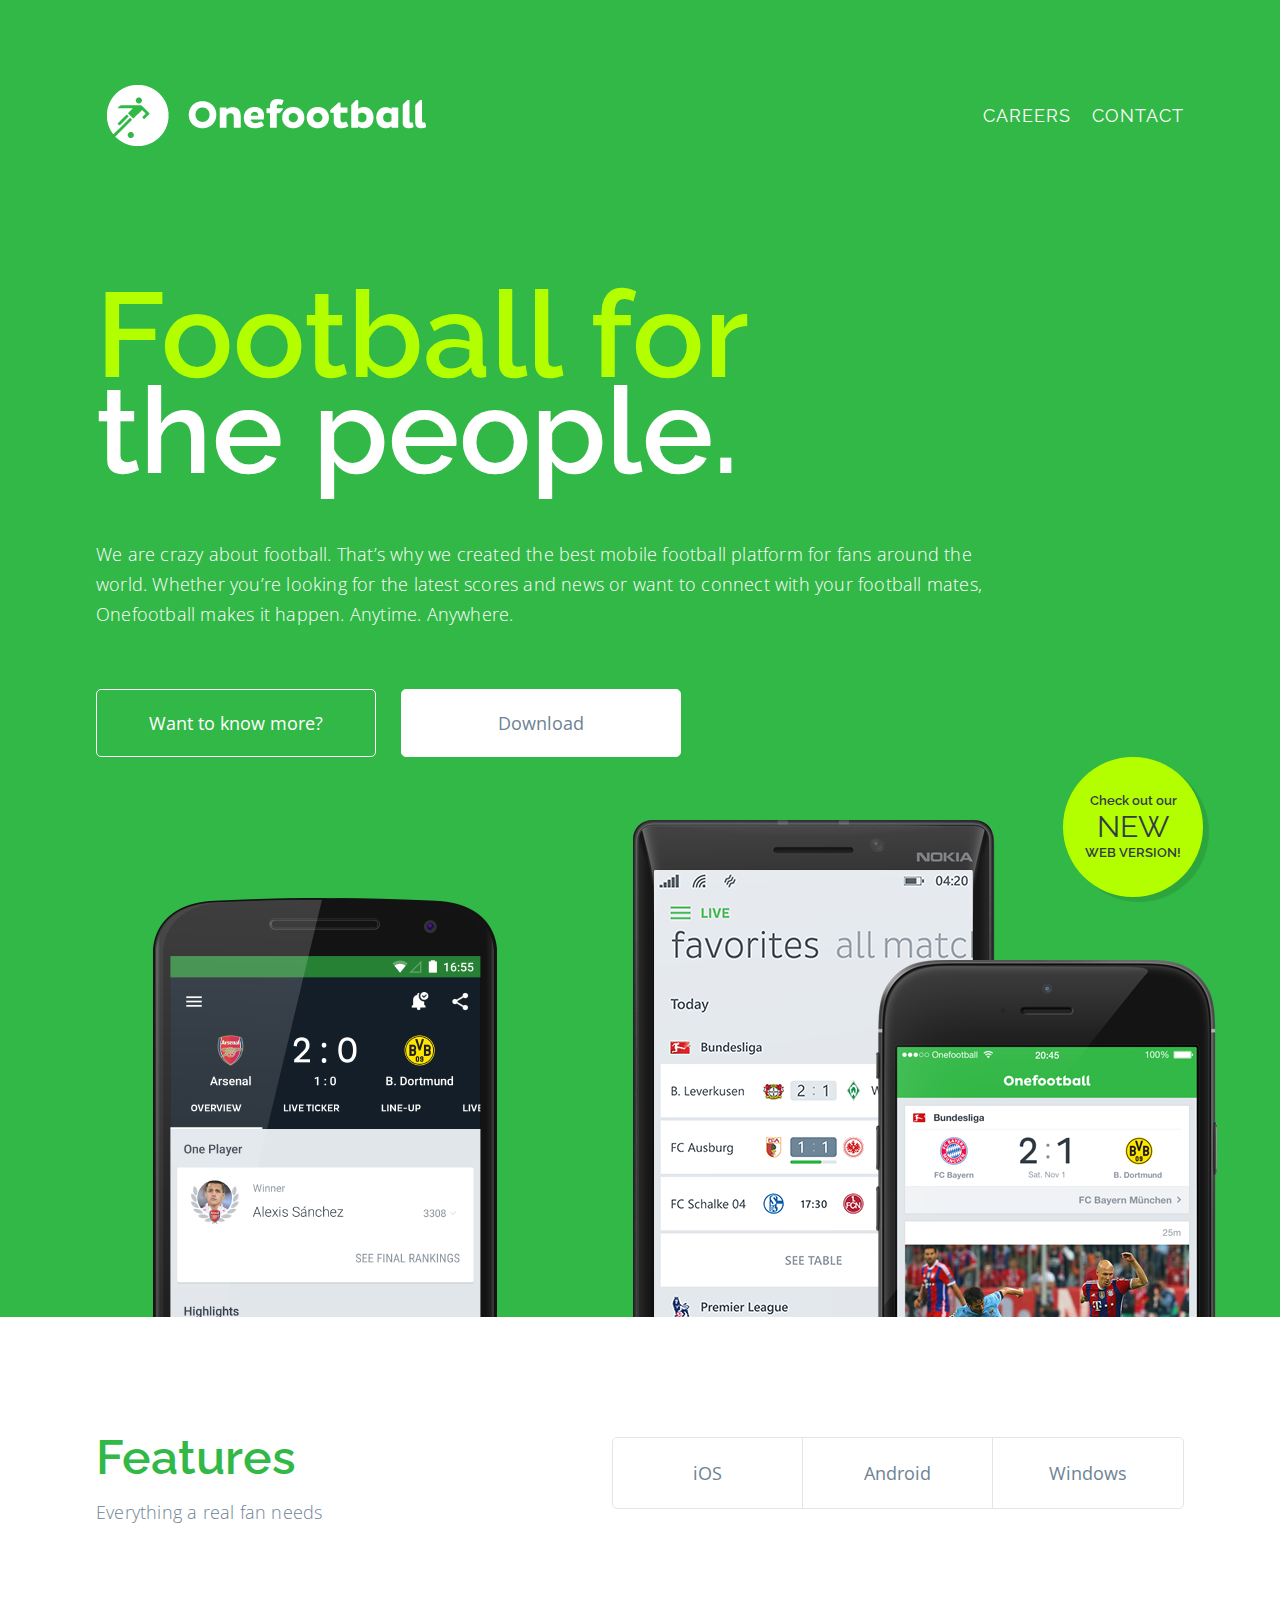
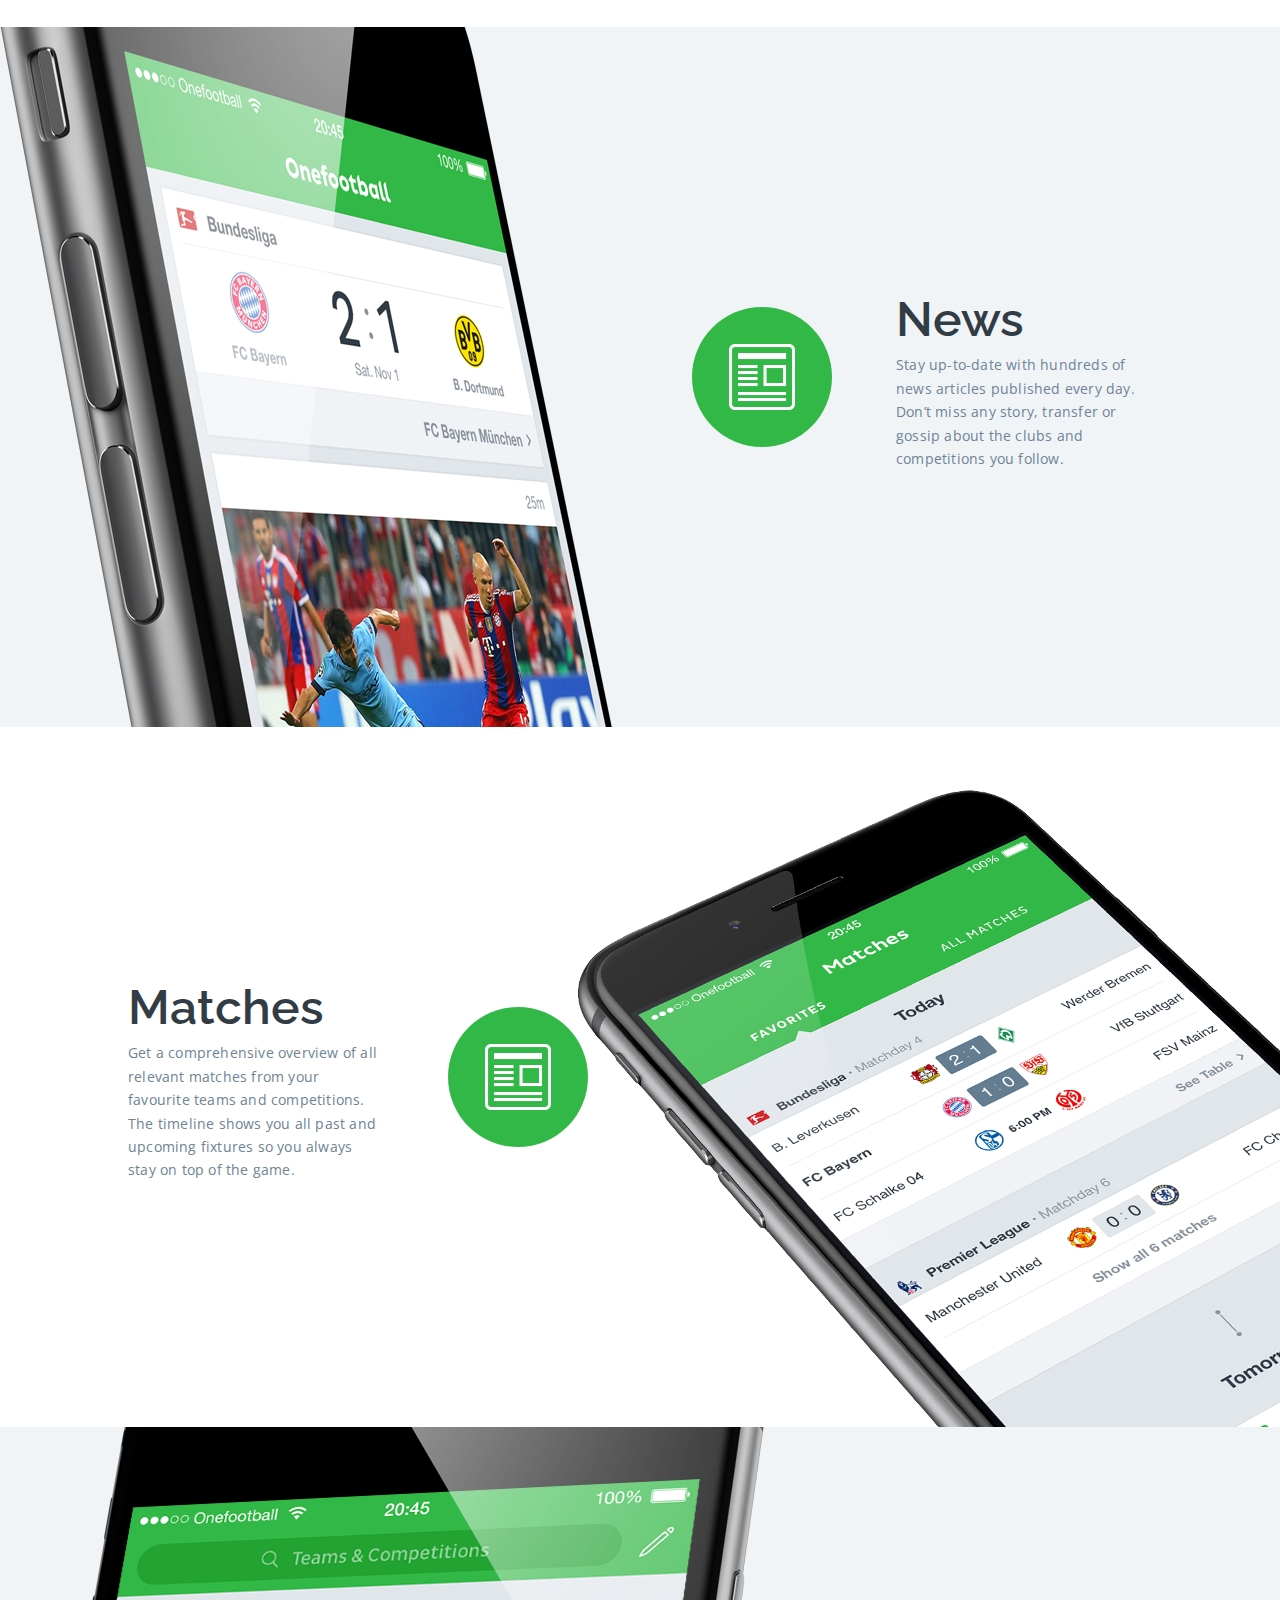
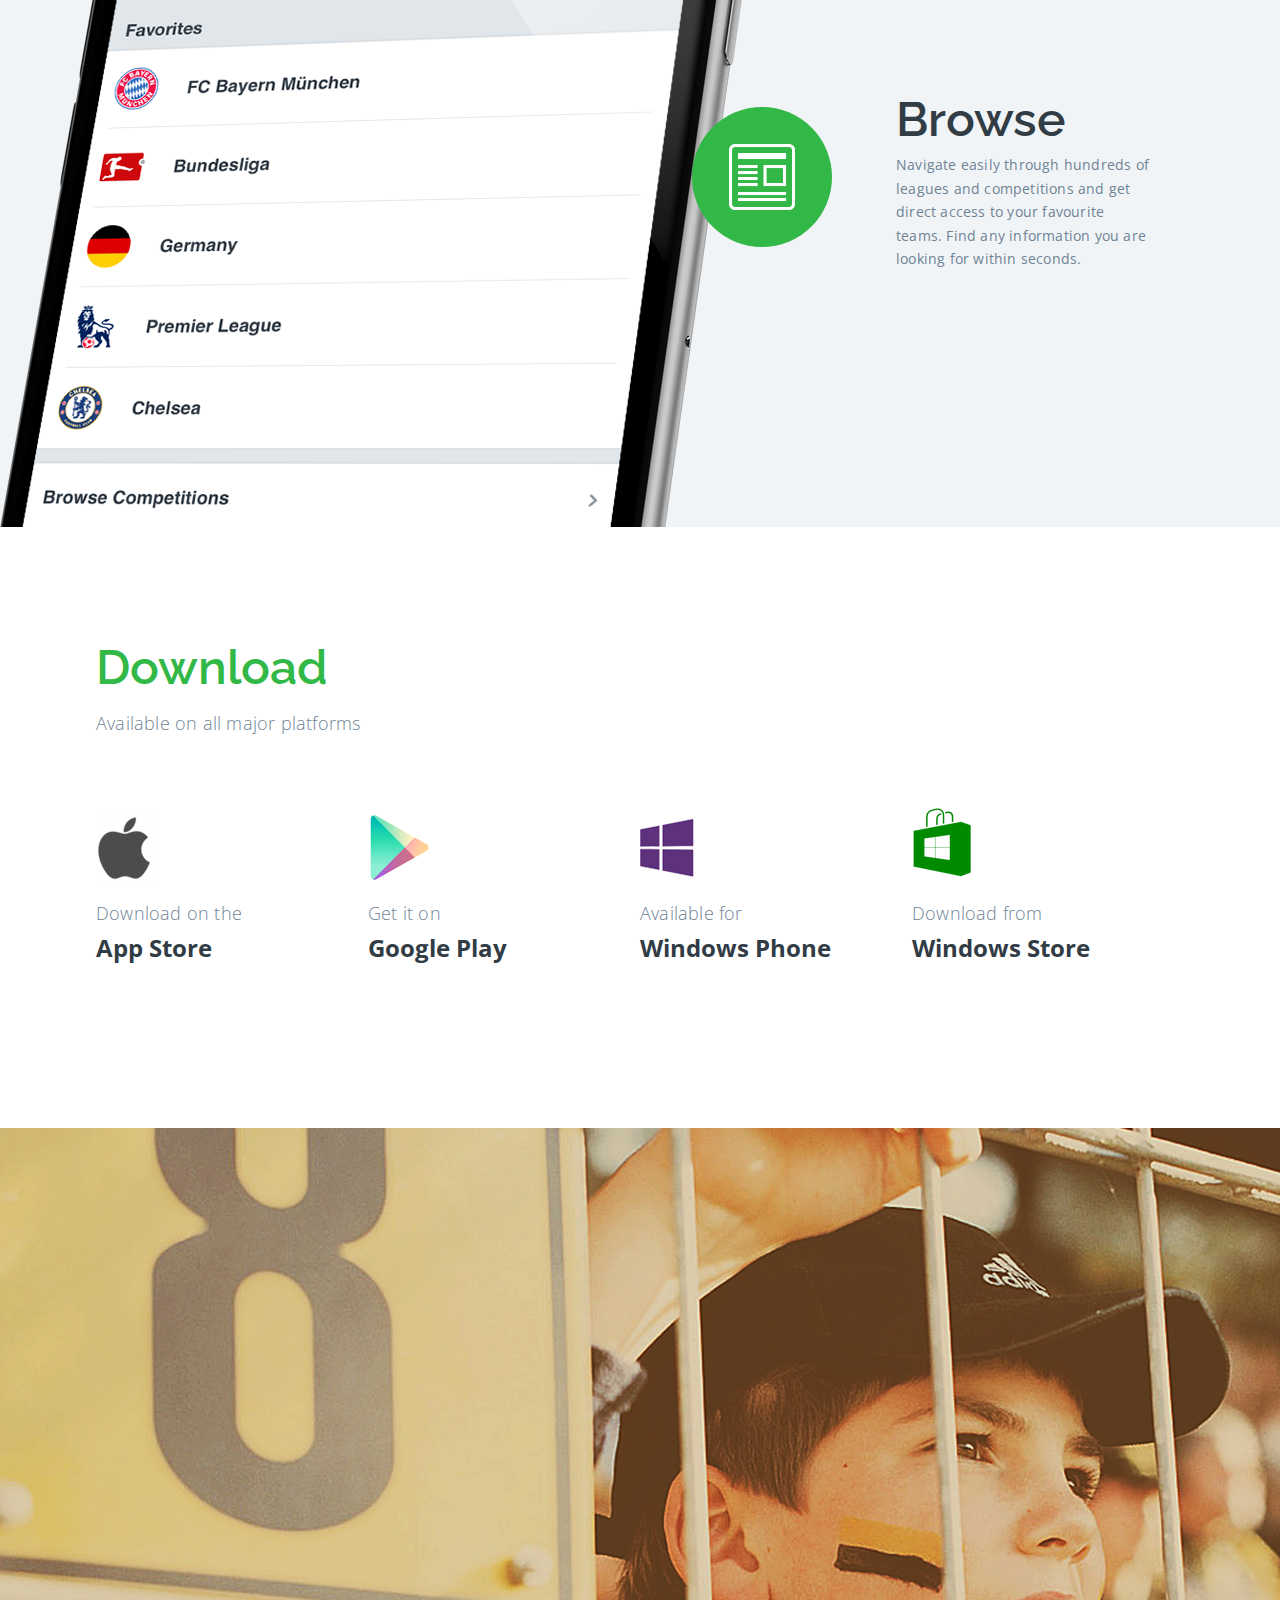
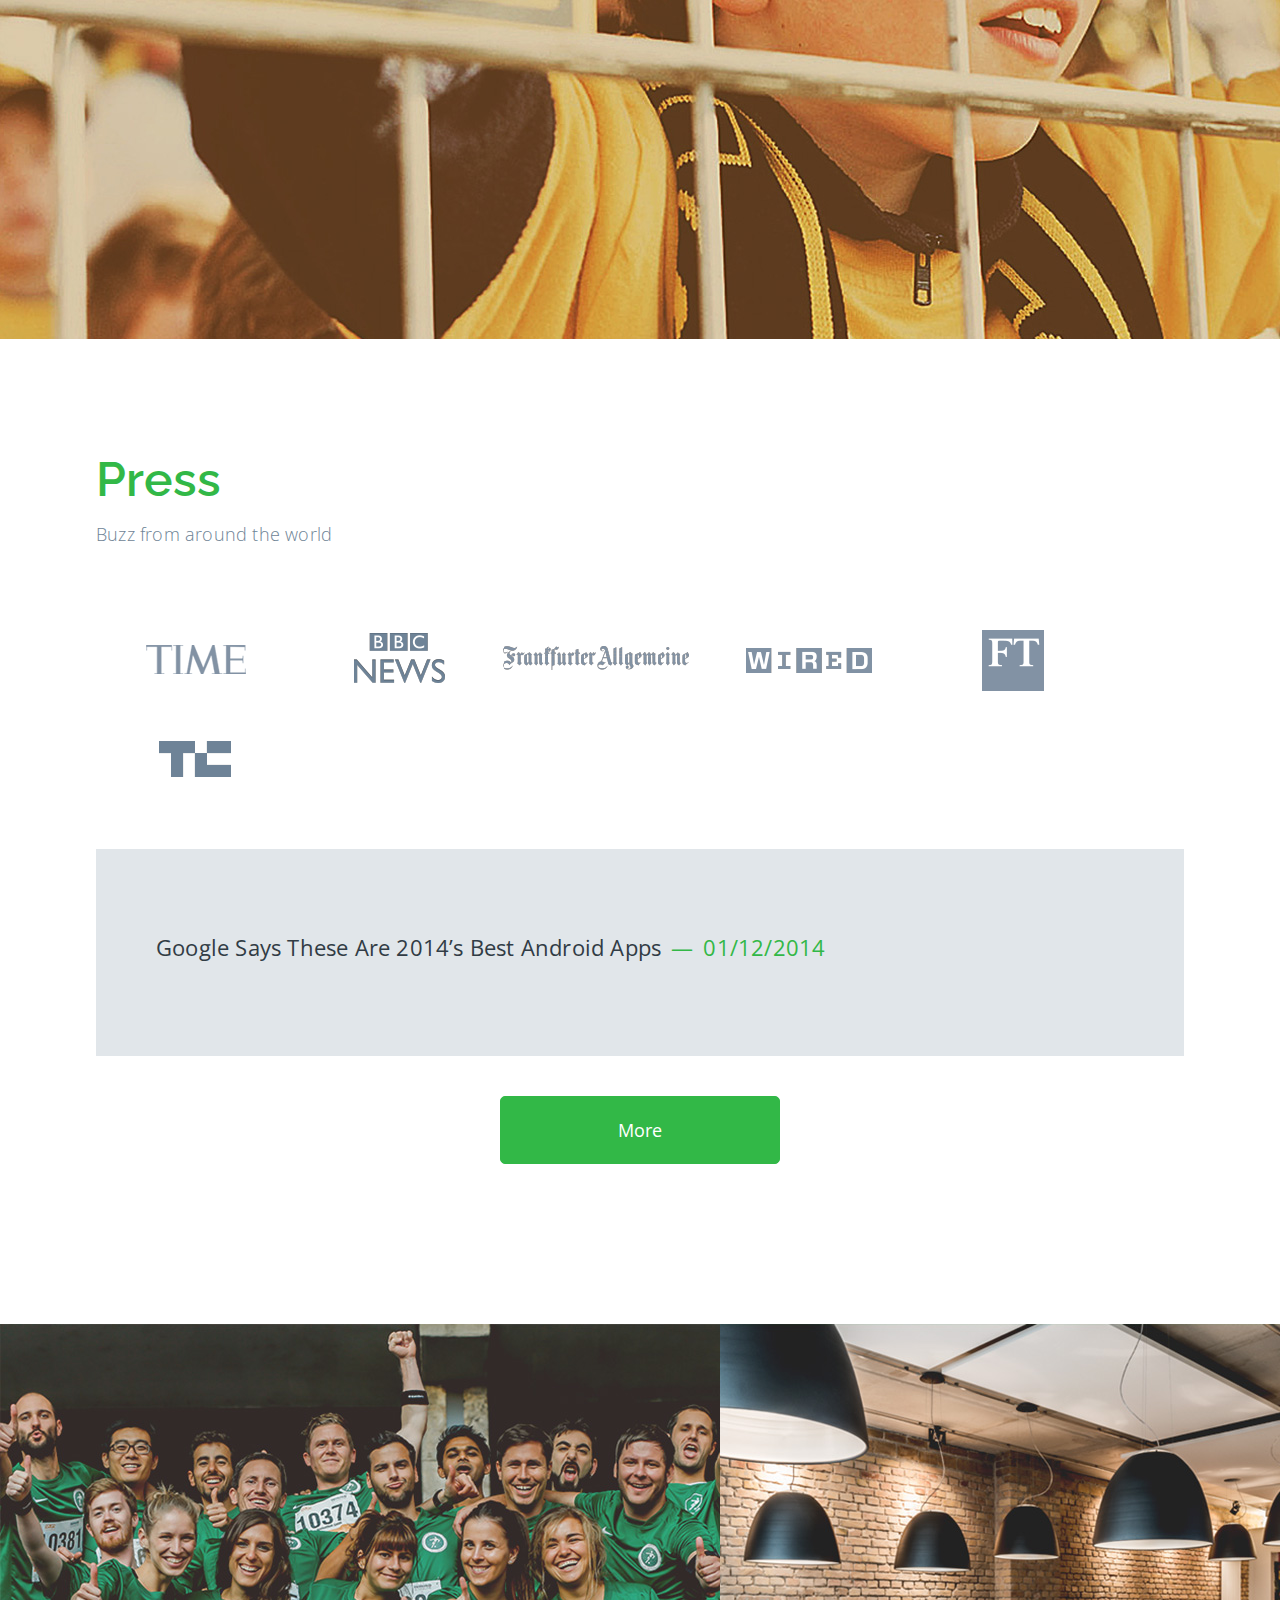
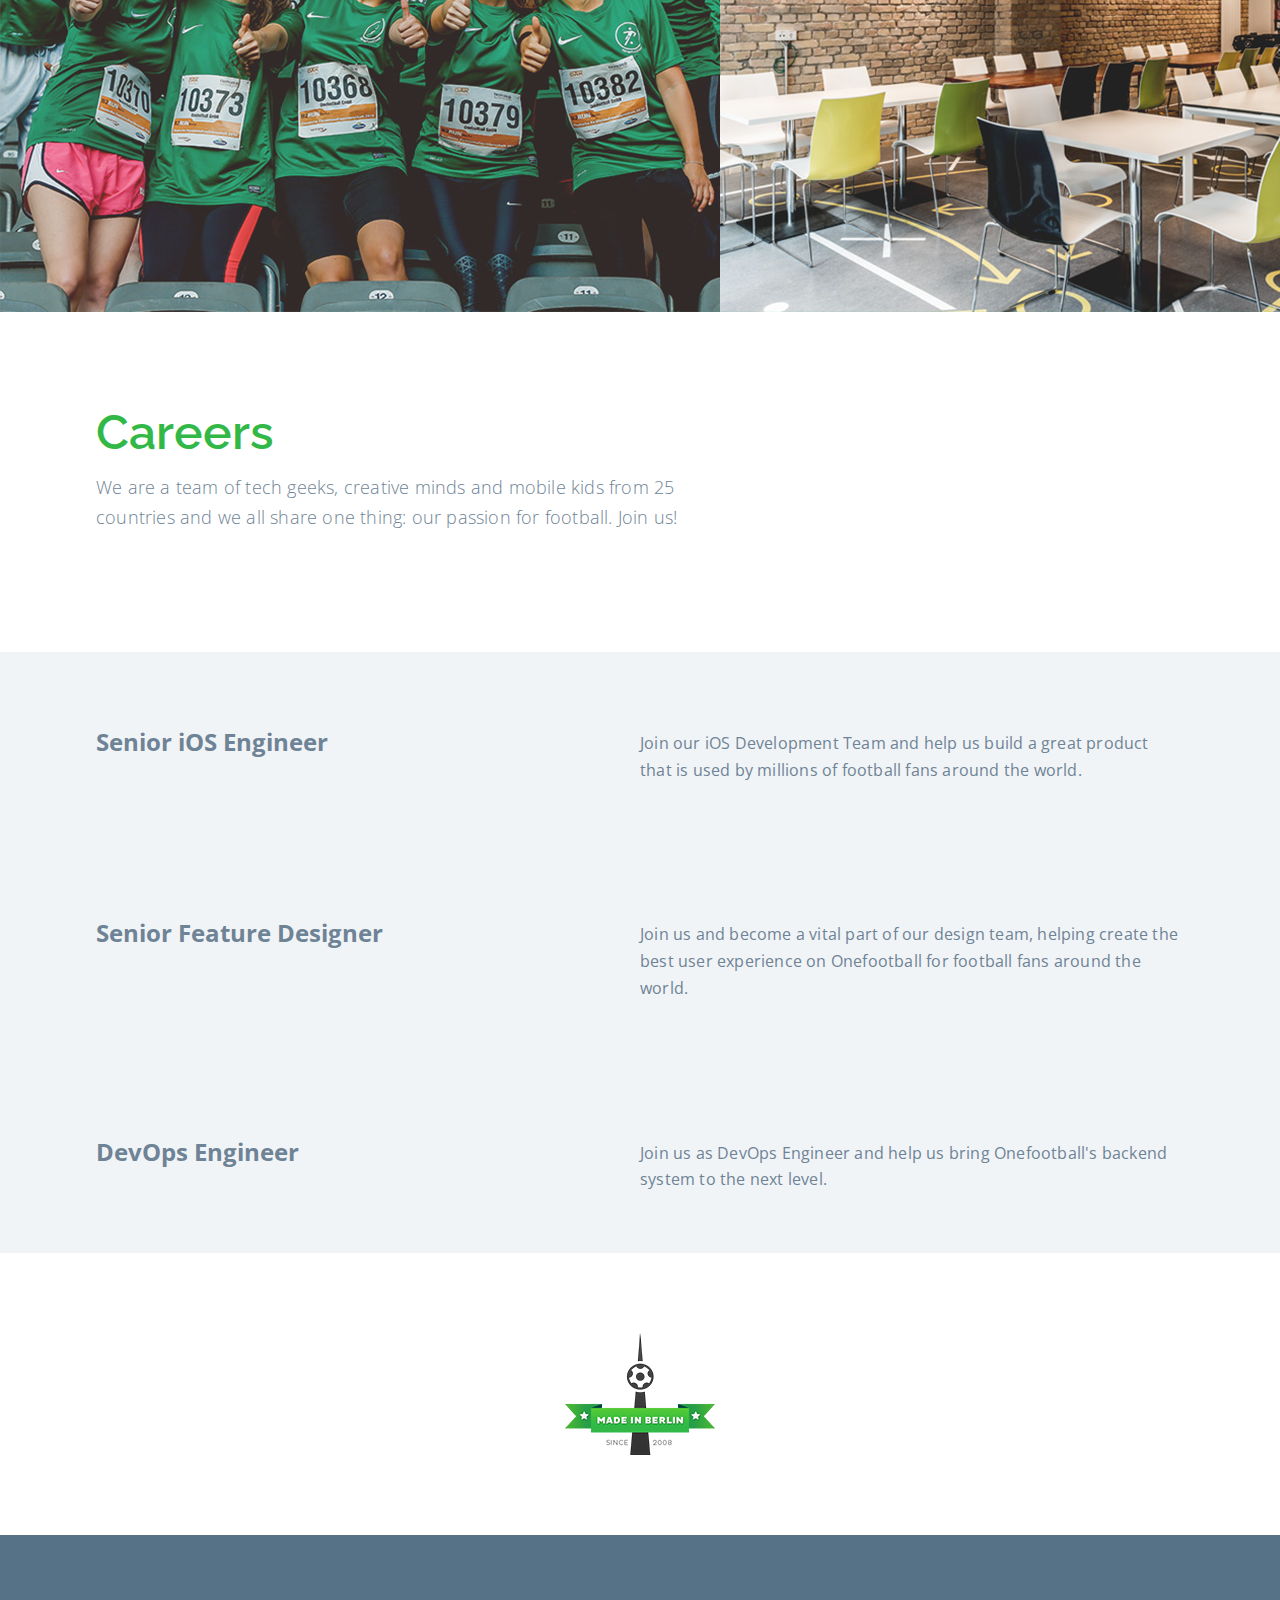
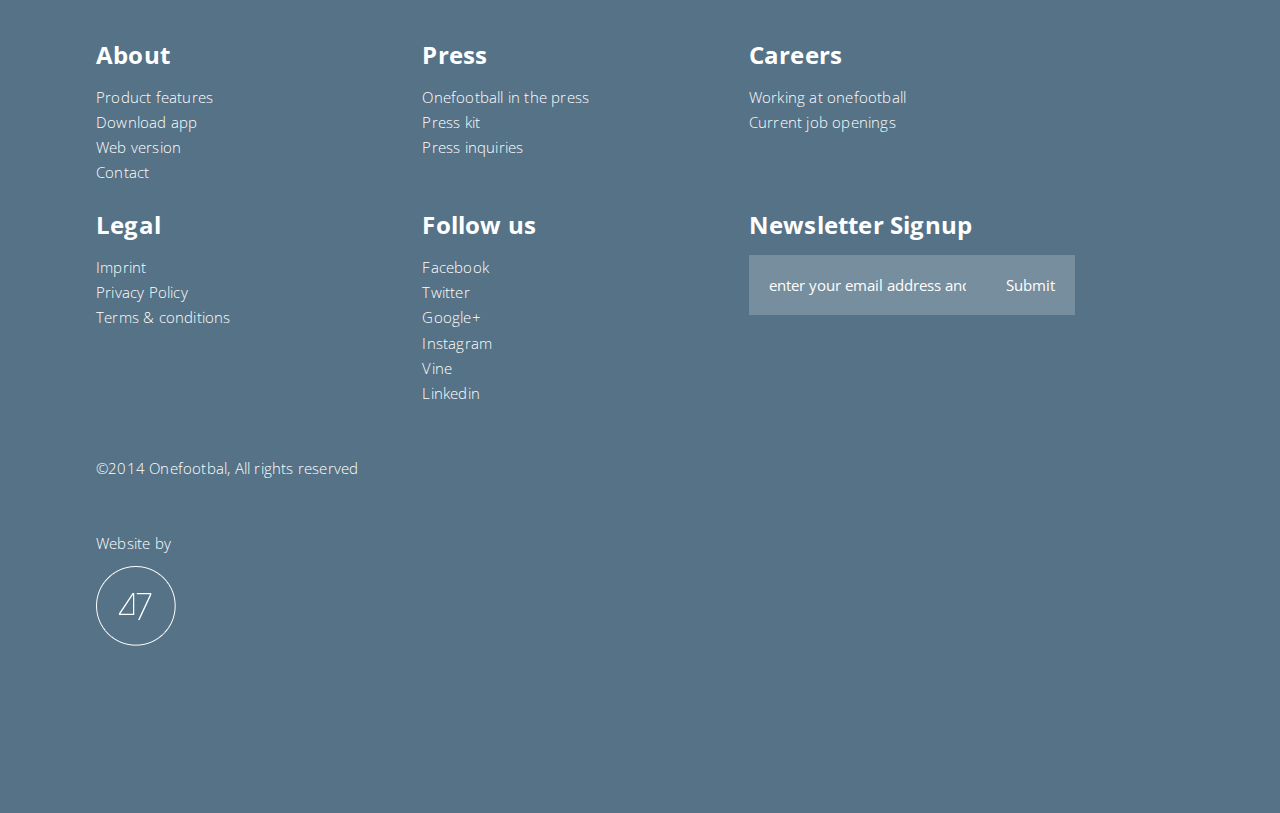
<file: index.html>
<!DOCTYPE html>
<html lang="en">
<head>
	<meta charset="UTF-8">
	<link rel="stylesheet" href="styles/styles.css">
	<title>OneFootball</title>
</head>
<body>

	<div class="wrapper" id="home">

<!--
=================================
Header
=================================
-->
		<header class="header hero">
			
			<div class="container">

				<nav class="main-nav clearfix">
					
					<a href="#home" class="logo" title="Home">
						<img src="images/logo.png" alt="One Football Logo">
					</a>

					<ul class="menu">
						<!-- <li><a href="#">Press</a></li> -->
						<li><a href="careers.html">Careers</a></li>
						<li><a href="contact.html">Contact</a></li>
					</ul>

				</nav>
				<!-- main-nav -->
				
				<h1 class="site-title"><em>Football for</em> the people.</h1>

				<p class="tagline">We are crazy about football. That’s why we created the best mobile football platform for fans around the world. Whether you’re looking for the latest scores and news or want to connect with your football mates, Onefootball makes it happen. Anytime. Anywhere.</p>

				<a href="#" class="btn btn-secondary">Want to know more?</a>
				<a href="#" class="btn btn-cta" download>Download</a>
				
				<div class="badge">
					<a href="#">
						<span class="line-1">Check out our</span>
						<span class="line-2">new</span>
						<span class="line-3">web version!</span>
					</a>
				</div>

			</div><!-- End .container -->
		</header><!-- End .header -->
		
<!--
=================================
Features
=================================
-->
		<section class="features">
			
			<div class="container clearfix">
									
				<header class="col-30">
					<h2 class="section-header">Features</h2>
					<p>Everything a real fan needs</p>
				</header>

				<div class="col-70">
					<ul class="tabbed-nav platforms">
						<li><a class="tab-btn ios" href="#">iOS</a></li>
						<li><a class="tab-btn android" href="#">Android</a></li>
						<li><a class="tab-btn windows" href="#">Windows</a></li>
					</ul>
				</div>
				
			</div><!-- End .container -->

		
			<div class="feature news clearfix">
				<div class="featured-icon">
					<div class="icon news-icon"></div>
				</div>
				<div class="feature-blurb col-20">
					<h2>News</h2>
					<p>Stay up-to-date with hundreds of news articles published every day. Don’t miss any story, transfer or gossip about the clubs and competitions you follow.</p>
				</div>
			</div><!-- End .news -->

			<div class="feature matches clearfix">
				<div class="featured-icon">
					<div class="icon matches-icon"></div>
				</div>
				<div class="feature-blurb col-20">
					<h2>Matches</h2>
					<p>Get a comprehensive overview of all relevant matches from your favourite teams and competitions. The timeline shows you all past and upcoming fixtures so you always stay on top of the game.</p>
				</div>
			</div><!-- End .matches -->

			<div class="feature browse clearfix">
				<div class="featured-icon">
					<div class="icon browse-icon"></div>
				</div>
				<div class="feature-blurb col-20">
					<h2>Browse</h2>
					<p>Navigate easily through hundreds of leagues and competitions and get direct access to your favourite teams. Find any information you are looking for within seconds.</p>
				</div>
			</div><!-- End .browse -->
		
		</section><!-- End .features section -->


<!--
=================================
Download
=================================
-->
		<section class="download">
			<div class="container">
				
				<header>
					<h2 class="section-header">Download</h2>
					<p>Available on all major platforms</p>
				</header>

				<ul class="download-links clearfix">
					<li>
						<a class="apple" href="#" title="App store">
							<p>Download on the</p>
							<h4>App Store</h4>
						</a>
					</li>
					<li>
						<a class="google" href="#" title="Google Play">
							<p>Get it on</p>
							<h4>Google Play</h4>
						</a>
					</li>
					<li>
						<a class="windows-phone" href="#" title="Windows Phone">
							<p>Available for</p>
							<h4>Windows Phone</h4>
						</a>
					</li>
					<li>
						<a class="windows-store" href="#" title="Windows Store">
							<p>Download from</p>
							<h4>Windows Store</h4>
						</a>
					</li>
				</ul> <!-- End ul.download-links -->
			
			</div><!-- End .container -->
		</section><!-- End .download section -->
		
<!--
=================================
Media
=================================
-->
		<section class="media">
			<img src="images/back-image-01.jpg" height="811" width="1440" alt="kid face">
		</section><!-- End .media -->

<!--
=================================
Press
=================================
-->
		<section class="press">
			<div class="container">
				<header>
					<h2 class="section-header">Press</h2>
					<p>Buzz from around the world</p>
				</header>

				<div class="press-logo-block clearfix">
					<div class="press-logo pl-1"></div>
					<div class="press-logo pl-2"></div>
					<div class="press-logo pl-3"></div>
					<div class="press-logo pl-4"></div>
					<div class="press-logo pl-5"></div>
					<div class="press-logo pl-6"></div>
				</div>

<!--*********************************************** 
Trying to reveal the quotes when I hover the icons.
It doesn't work. I think I need JS.
***************************************************-->
				<blockquote class="press-quote-block">
					<!-- Is this a good application of the time element? -->
					<p class="press-quote pq-1">Google Says These Are 2014’s Best Android Apps<time datetime="2014-12-01">01/12/2014</time></p>
					<p class="press-quote pq-2">World Cup 2014 to be most hi-tech football event ever<time datetime="2014-06-09">09/06/2014</time></p>
					<p class="press-quote pq-3">Die erfolgreichste WM-App kommt aus Berlin<time datetime="2014-06-16">09/06/2014</time></p>
					<p class="press-quote pq-4">Europe's hottest startup capitals: Berlin<time datetime="2013-10-01">01/10/2013</time></p>
					<p class="press-quote pq-5">Berlin’s start-ups want to go back to the future<time datetime="2014-01-02">02/01/2014</time></p>
					<p class="press-quote pq-6">The Football App Scores $7M Led By Union Square Ventures As It Preps For World Cup 2014<time datetime="2013-10-24">24/10/2013</time></p>
				</blockquote>

				<a href="#" class="btn btn-main">More</a>
			</div><!-- End .container -->
		</section><!-- End .press section -->

		<section class="media">
			<img src="images/back-image-02.jpg" height="588" width="1440" alt="people">
		</section><!-- End .media -->

<!--
=================================
careers
=================================
-->
		<section class="careers">
			<div class="container">
				
				<header>
					<h2 class="section-header">Careers</h2>
					<p>We are a team of tech geeks, creative minds and mobile kids from 25 countries and we all share one thing: our passion for football. <a href="#">Join us!</a></p>
				</header>


			</div><!-- End .container -->
		
		</section><!-- End .careers section -->
				
		<a href="#" class="job clearfix">
			<div class="col-50">
				<h4 class="job-title">Senior iOS Engineer</h4>
			</div>
			<div class="col-50">
				<p class="job-description">Join our iOS Development Team and help us build a great product that is used by millions of football fans around the world.</p>
<!--******************************************************** 
Can't figure out the positioning of the arrow for this span.
************************************************************-->
				<span class="job-learn">Learn more</span>
			</div>
		</a>
		
		<a href="#" class="job clearfix">
			<div class="col-50">
				<h4 class="job-title">Senior Feature Designer</h4>
			</div>
			<div class="col-50">
				<p class="job-description">Join us and become a vital part of our design team, helping create the best user experience on Onefootball for football fans around the world.</p>
<!--******************************************************** 
Can't figure out the positioning of the arrow for this span.
************************************************************-->
				<span class="job-learn">Learn more</span>
			</div>
		</a>

		<a href="#" class="job clearfix">
			<div class="col-50">
				<h4 class="job-title">DevOps Engineer</h4>
			</div>
			<div class="col-50">
				<p class="job-description">Join us as DevOps Engineer and help us bring Onefootball's backend system to the next level.</p>
<!--******************************************************** 
Can't figure out the positioning of the arrow for this span.
************************************************************-->
				<span class="job-learn">Learn more</span>
			</div>
		</a>

<!--
=================================
Media
=================================
-->
		<section class="media made-by"><img src="images/made-in.png" alt="made in berlin"></section><!-- End .media -->

<!--
=================================
Footer
=================================
-->
		<footer class="footer">
			<div class="container">
				
				<div class="footer-group fg-1 clearfix">
					
					<div class="footer-item col-30">
						
						<h4>About</h4>
						<ul>
							<li><a href="#">Product features</a></li>
							<li><a href="#">Download app</a></li>
							<li><a href="#">Web version</a></li>
							<li><a href="#">Contact</a></li>
						</ul>

					</div><!-- End .footer-item -->
					
					<div class="footer-item col-30">
						
						<h4>Press</h4>
						<ul>
							<li><a href="#">Onefootball in the press</a></li>
							<li><a href="#">Press kit</a></li>
							<li><a href="#">Press inquiries</a></li>
						</ul>

					</div><!-- End .footer-item -->

					<div class="footer-item col-30">
						
						<h4>Careers</h4>
						<ul>
							<li><a href="#">Working at onefootball</a></li>
							<li><a href="#">Current job openings</a></li>
						</ul>

					</div><!-- End .footer-item -->
					
				</div><!-- End .footer-group fg-1 -->

				<div class="footer-group fg-2 clearfix">
					
					<div class="footer-item col-30">
						
						<h4>Legal</h4>
						<ul>
							<li><a href="#">Imprint</a></li>
							<li><a href="#">Privacy Policy</a></li>
							<li><a href="#">Terms & conditions</a></li>
						</ul>

					</div><!-- End .footer-item -->

					<div class="footer-item col-30">
						
						<h4>Follow us</h4>
						<ul>
							<li><a href="#">Facebook</a></li>
							<li><a href="#">Twitter</a></li>
							<li><a href="#">Google+</a></li>
							<li><a href="#">Instagram</a></li>
							<li><a href="#">Vine</a></li>
							<li><a href="#">Linkedin</a></li>
						</ul>

					</div><!-- End .footer-item -->

					<div class="footer-item col-30">
						
						<h4>Newsletter Signup</h4>
						<form action="action_page.php">
						  <input type="email" name="email" placeholder="enter your email address and hit enter">
<!--*********************************************** 
Can't figure out the styling of the submit
***************************************************-->
						  <input type="submit">
						</form>

					</div><!-- End .footer-item -->

				</div> <!-- End .footer-group .fg-2 -->

				<div class="footer-group fg-3">
					
					<div class="footer-item">
						<p class="copyright">©2014 Onefootbal, All rights reserved</p>
						
						<div class="credit">
							<p>Website by</p>
							<img src="images/by.png" alt="47">						
						</div>
						
					</div><!-- End .footer-item -->
				</div><!-- End .footer-group .fg-3 -->


			</div> <!-- End .container -->


		</footer><!-- End .footer -->

	</div><!-- End .wrapper -->
<script src="https://ajax.googleapis.com/ajax/libs/jquery/1.10.2/jquery.min.js"></script>
<script src="js/main.js"></script>
</body>
</html>
</file>
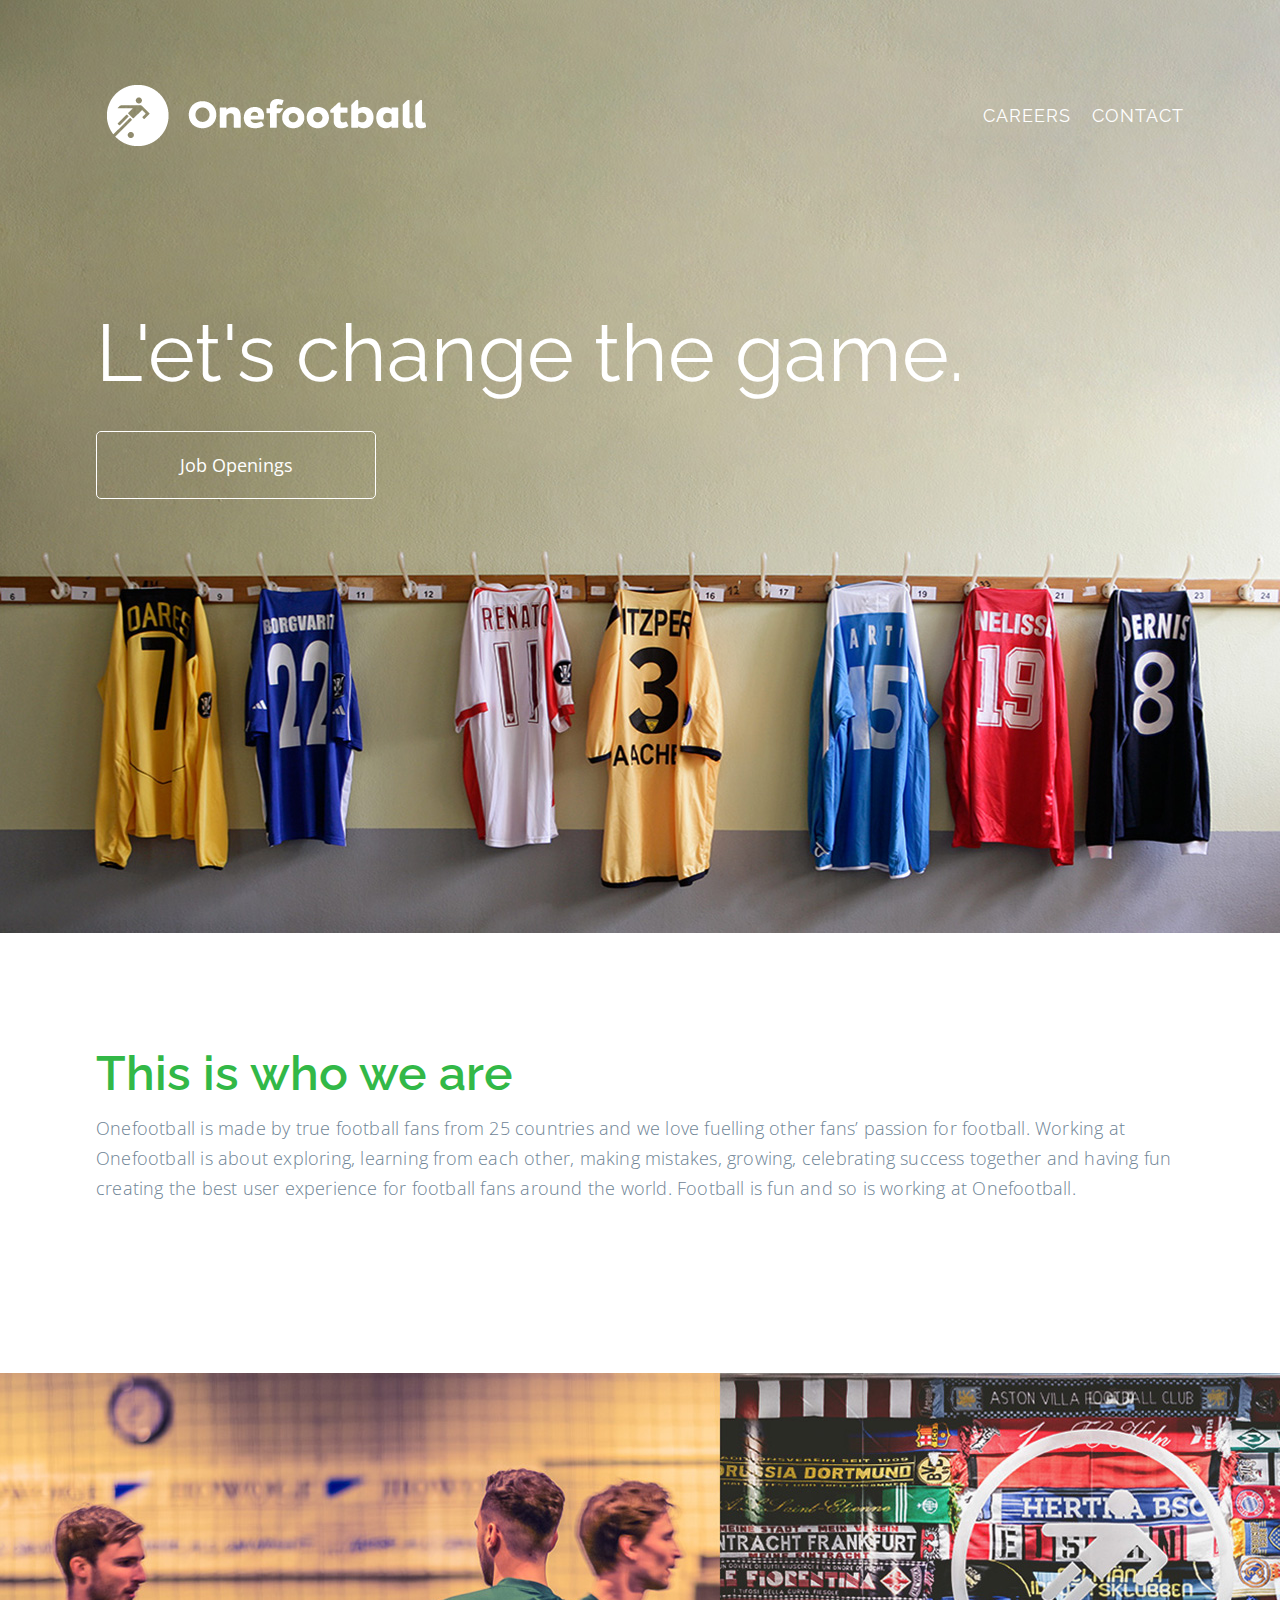
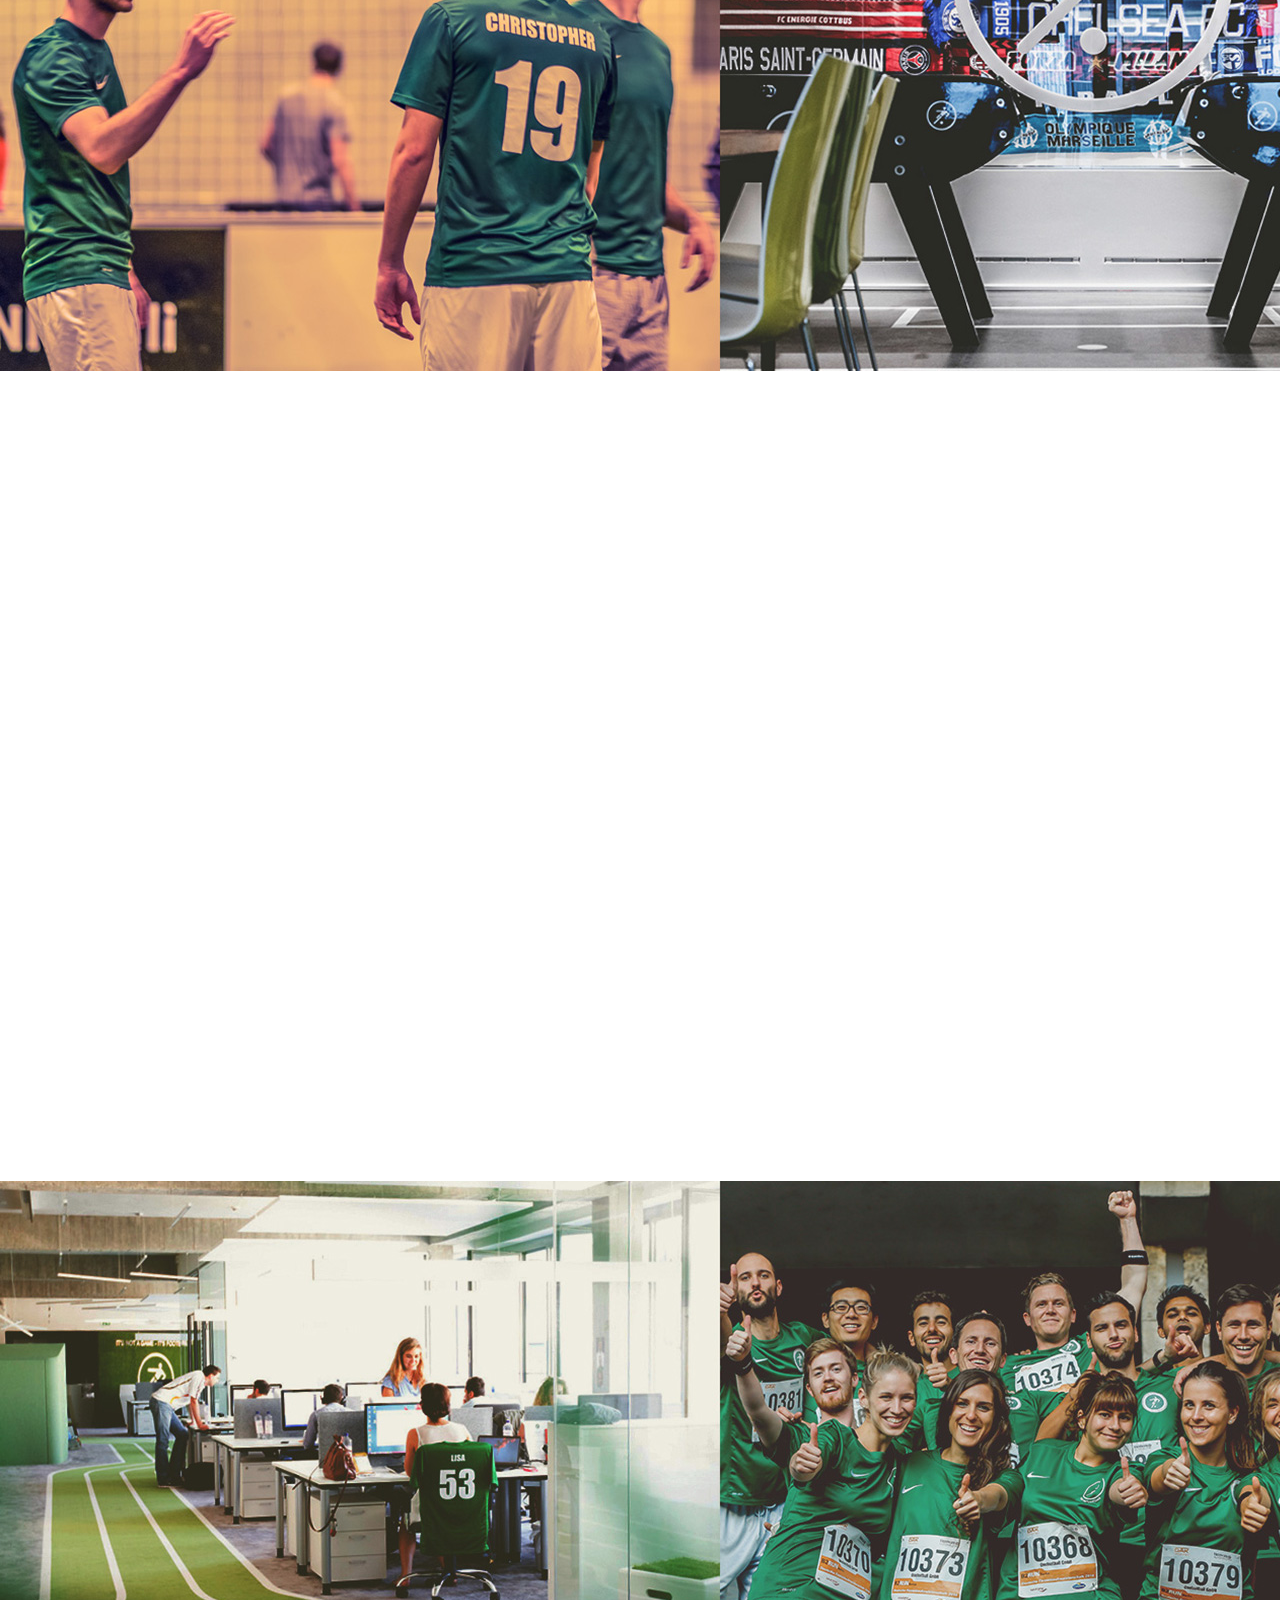
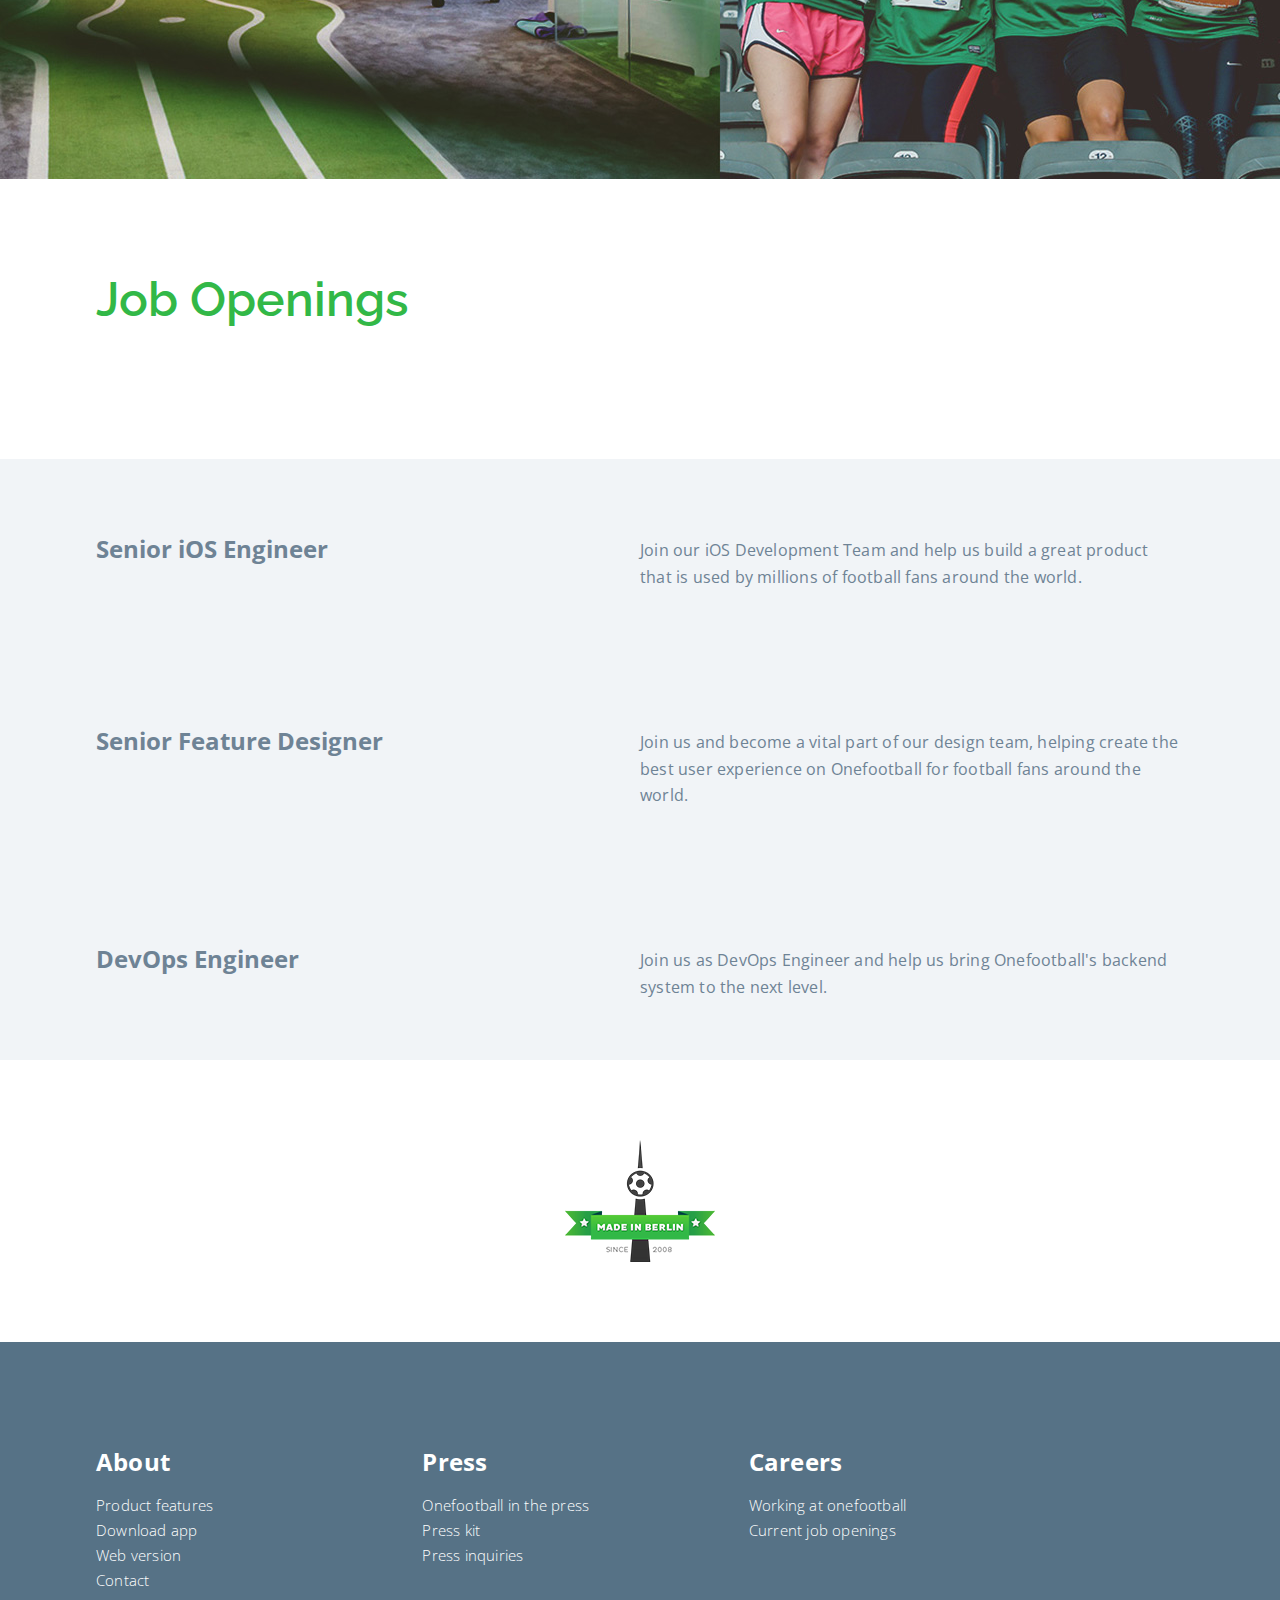
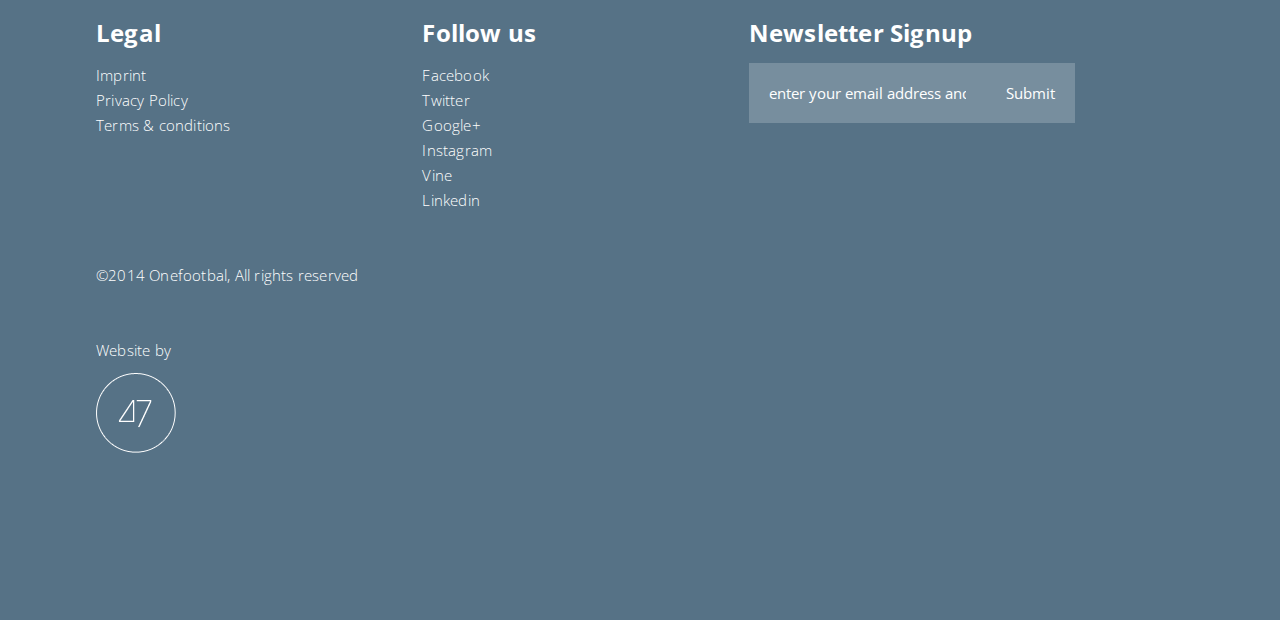
<file: careers.html>
<!DOCTYPE html>
<html lang="en">
<head>
	<meta charset="UTF-8">
	<link rel="stylesheet" href="styles/styles.css">
	<title>OneFootball | Careers</title>
</head>
<body>

	<div class="wrapper" id="home">

<!--
=================================
Header
=================================
-->
		<header class="header header-careers">
			
			<div class="container">

				<nav class="main-nav clearfix">
					
					<a href="index.html" class="logo" title="Home">
						<img src="images/logo.png" alt="One Football Logo">
					</a>
					
					<ul class="menu">
						<!-- <li><a href="#">Press</a></li> -->
						<li><a href="careers.html">Careers</a></li>
						<li><a href="contact.html">Contact</a></li>
					</ul>

				</nav>
				<!-- main-nav -->

				<h1 class="page-title">L'et's change the game.</h1>

				<a href="#" class="btn btn-secondary">Job Openings</a>

			</div><!-- End .container -->
		</header><!-- End .header -->

<!--
=================================
Who we are section
=================================
-->
		<section class="who">
			
			<div class="container">
				
				<header>
					<h2 class="section-header">This is who we are</h2>
					<p>Onefootball is made by true football fans from 25 countries and we love fuelling other fans’ passion for football. Working at Onefootball is about exploring, learning from each other, making mistakes, growing, celebrating success together and having fun creating the best user experience for football fans around the world. Football is fun and so is working at Onefootball.</a></p>
				</header>

			</div><!-- End .container -->
		</section><!-- End .who -->

<!--
=================================
Media
=================================
-->
			<section class="media">
				<img src="images/back-image-03.jpg" alt="made in berlin">
			</section><!-- End .media -->

			<section class="media">
				<iframe width="1440" height="810" src="https://www.youtube.com/embed/5uq2ofSdrJY" frameborder="0" allowfullscreen></iframe>
			</section><!-- End .media -->

			<section class="media">
				<img src="images/back-image-04.jpg" alt="people">
			</section><!-- End .media -->

			<!--
=================================
careers
=================================
-->
		<section class="careers">
			<div class="container">
				
				<header>
					<h2 class="section-header">Job Openings</h2>
				</header>

			</div><!-- End .container -->
		
		</section><!-- End .careers section -->
				
		<a href="#" class="job clearfix">
			<div class="col-50">
				<h4 class="job-title">Senior iOS Engineer</h4>
			</div>
			<div class="col-50">
				<p class="job-description">Join our iOS Development Team and help us build a great product that is used by millions of football fans around the world.</p>
<!--******************************************************** 
Can't figure out the positioning of the arrow for this span.
************************************************************-->
				<span class="job-learn">Learn more</span>
			</div>
		</a>
		
		<a href="#" class="job clearfix">
			<div class="col-50">
				<h4 class="job-title">Senior Feature Designer</h4>
			</div>
			<div class="col-50">
				<p class="job-description">Join us and become a vital part of our design team, helping create the best user experience on Onefootball for football fans around the world.</p>
<!--******************************************************** 
Can't figure out the positioning of the arrow for this span.
************************************************************-->
				<span class="job-learn">Learn more</span>
			</div>
		</a>

		<a href="#" class="job clearfix">
			<div class="col-50">
				<h4 class="job-title">DevOps Engineer</h4>
			</div>
			<div class="col-50">
				<p class="job-description">Join us as DevOps Engineer and help us bring Onefootball's backend system to the next level.</p>
<!--******************************************************** 
Can't figure out the positioning of the arrow for this span.
************************************************************-->
				<span class="job-learn">Learn more</span>
			</div>
		</a>

			<section class="media made-by">
				<img src="images/made-in.png" alt="made in berlin">
			</section><!-- End .media -->

<!--
=================================
Footer
=================================
-->
		<footer class="footer">
			<div class="container">
				
				<div class="footer-group fg-1 clearfix">
					
					<div class="footer-item col-30">
						
						<h4>About</h4>
						<ul>
							<li><a href="#">Product features</a></li>
							<li><a href="#">Download app</a></li>
							<li><a href="#">Web version</a></li>
							<li><a href="#">Contact</a></li>
						</ul>

					</div><!-- End .footer-item -->
					
					<div class="footer-item col-30">
						
						<h4>Press</h4>
						<ul>
							<li><a href="#">Onefootball in the press</a></li>
							<li><a href="#">Press kit</a></li>
							<li><a href="#">Press inquiries</a></li>
						</ul>

					</div><!-- End .footer-item -->

					<div class="footer-item col-30">
						
						<h4>Careers</h4>
						<ul>
							<li><a href="#">Working at onefootball</a></li>
							<li><a href="#">Current job openings</a></li>
						</ul>

					</div><!-- End .footer-item -->
					
				</div><!-- End .footer-group fg-1 -->

				<div class="footer-group fg-2 clearfix">
					
					<div class="footer-item col-30">
						
						<h4>Legal</h4>
						<ul>
							<li><a href="#">Imprint</a></li>
							<li><a href="#">Privacy Policy</a></li>
							<li><a href="#">Terms & conditions</a></li>
						</ul>

					</div><!-- End .footer-item -->

					<div class="footer-item col-30">
						
						<h4>Follow us</h4>
						<ul>
							<li><a href="#">Facebook</a></li>
							<li><a href="#">Twitter</a></li>
							<li><a href="#">Google+</a></li>
							<li><a href="#">Instagram</a></li>
							<li><a href="#">Vine</a></li>
							<li><a href="#">Linkedin</a></li>
						</ul>

					</div><!-- End .footer-item -->

					<div class="footer-item col-30">
						
						<h4>Newsletter Signup</h4>
						<form action="action_page.php">
						  <input type="email" name="email" placeholder="enter your email address and hit enter">
<!--*********************************************** 
Can't figure out the styling of the submit
***************************************************-->
						  <input type="submit">
						</form>

					</div><!-- End .footer-item -->

				</div> <!-- End .footer-group .fg-2 -->

				<div class="footer-group fg-3">
					
					<div class="footer-item">
						<p class="copyright">©2014 Onefootbal, All rights reserved</p>
						
						<div class="credit">
							<p>Website by</p>
							<img src="images/by.png" alt="47">						
						</div>
						
					</div><!-- End .footer-item -->
				</div><!-- End .footer-group .fg-3 -->


			</div> <!-- End .container -->


		</footer><!-- End .footer -->

	</div><!-- End .wrapper -->

</body>
</html>
</file>
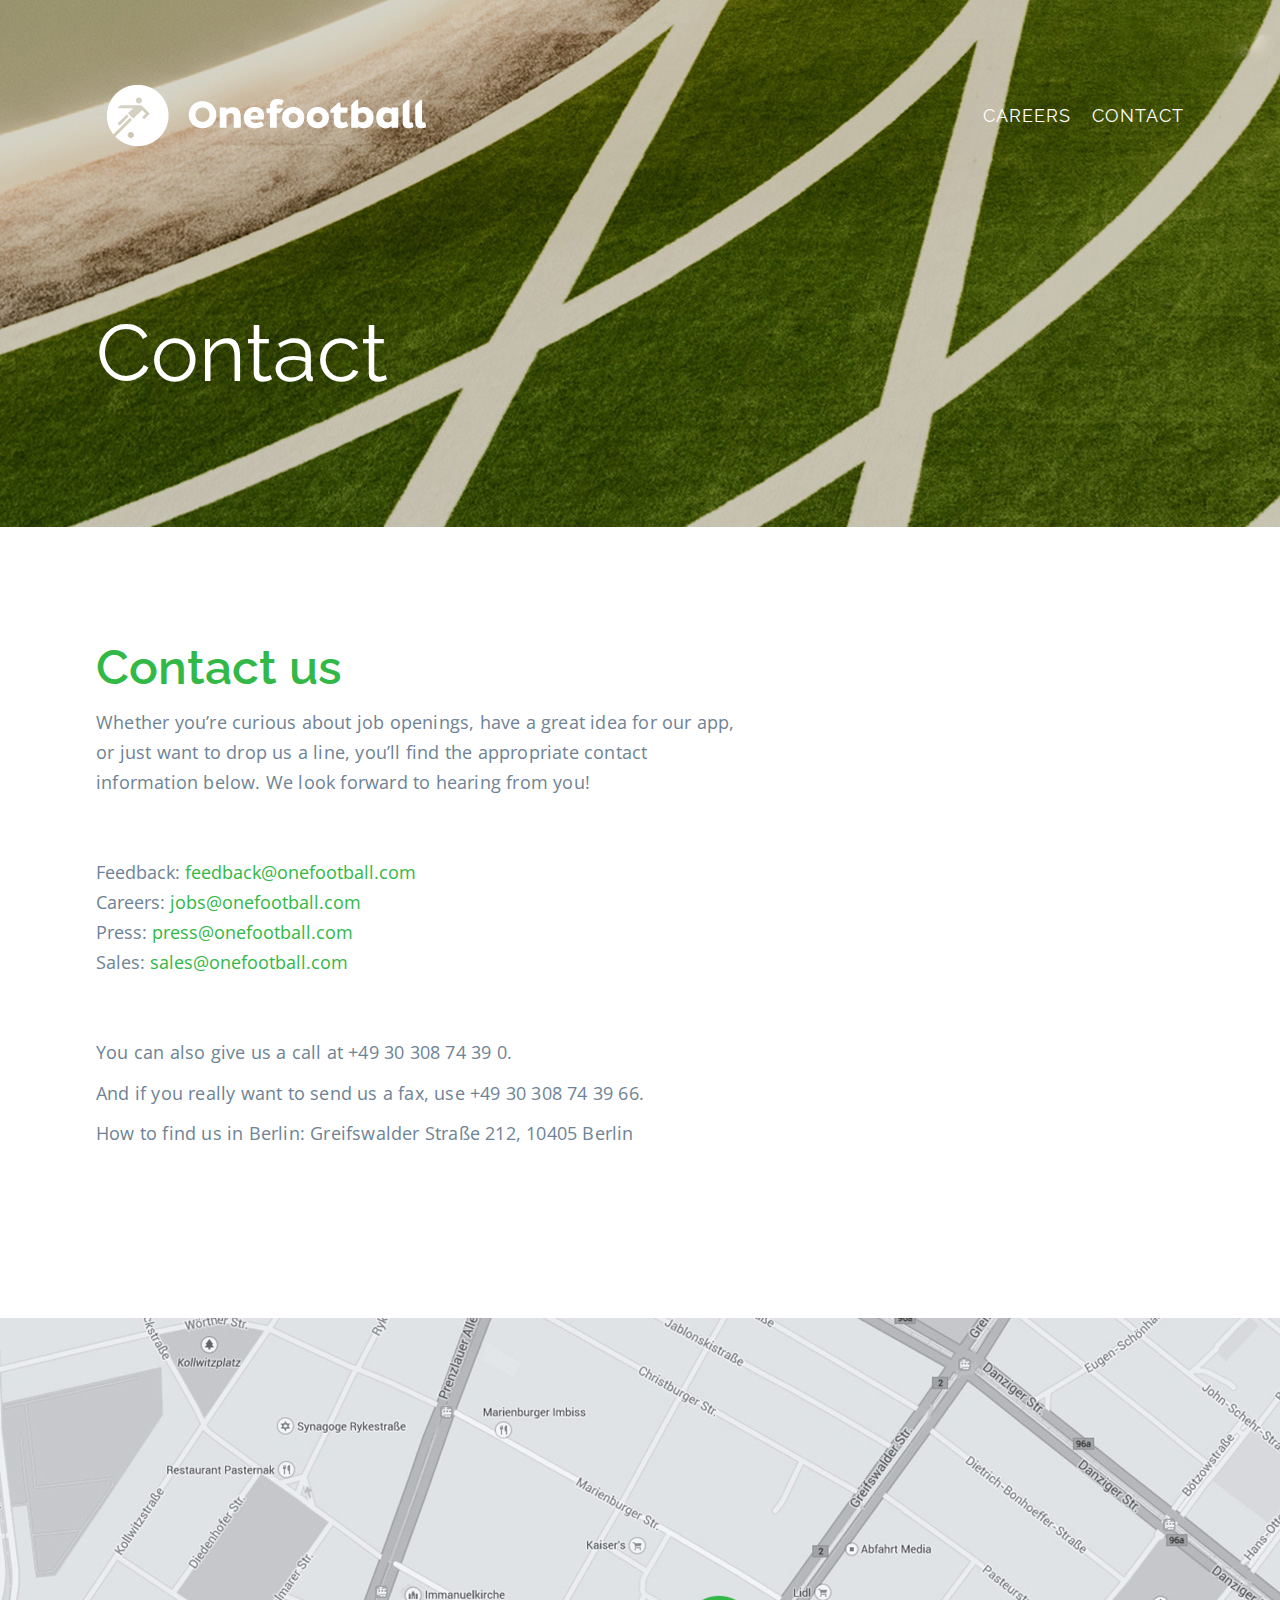
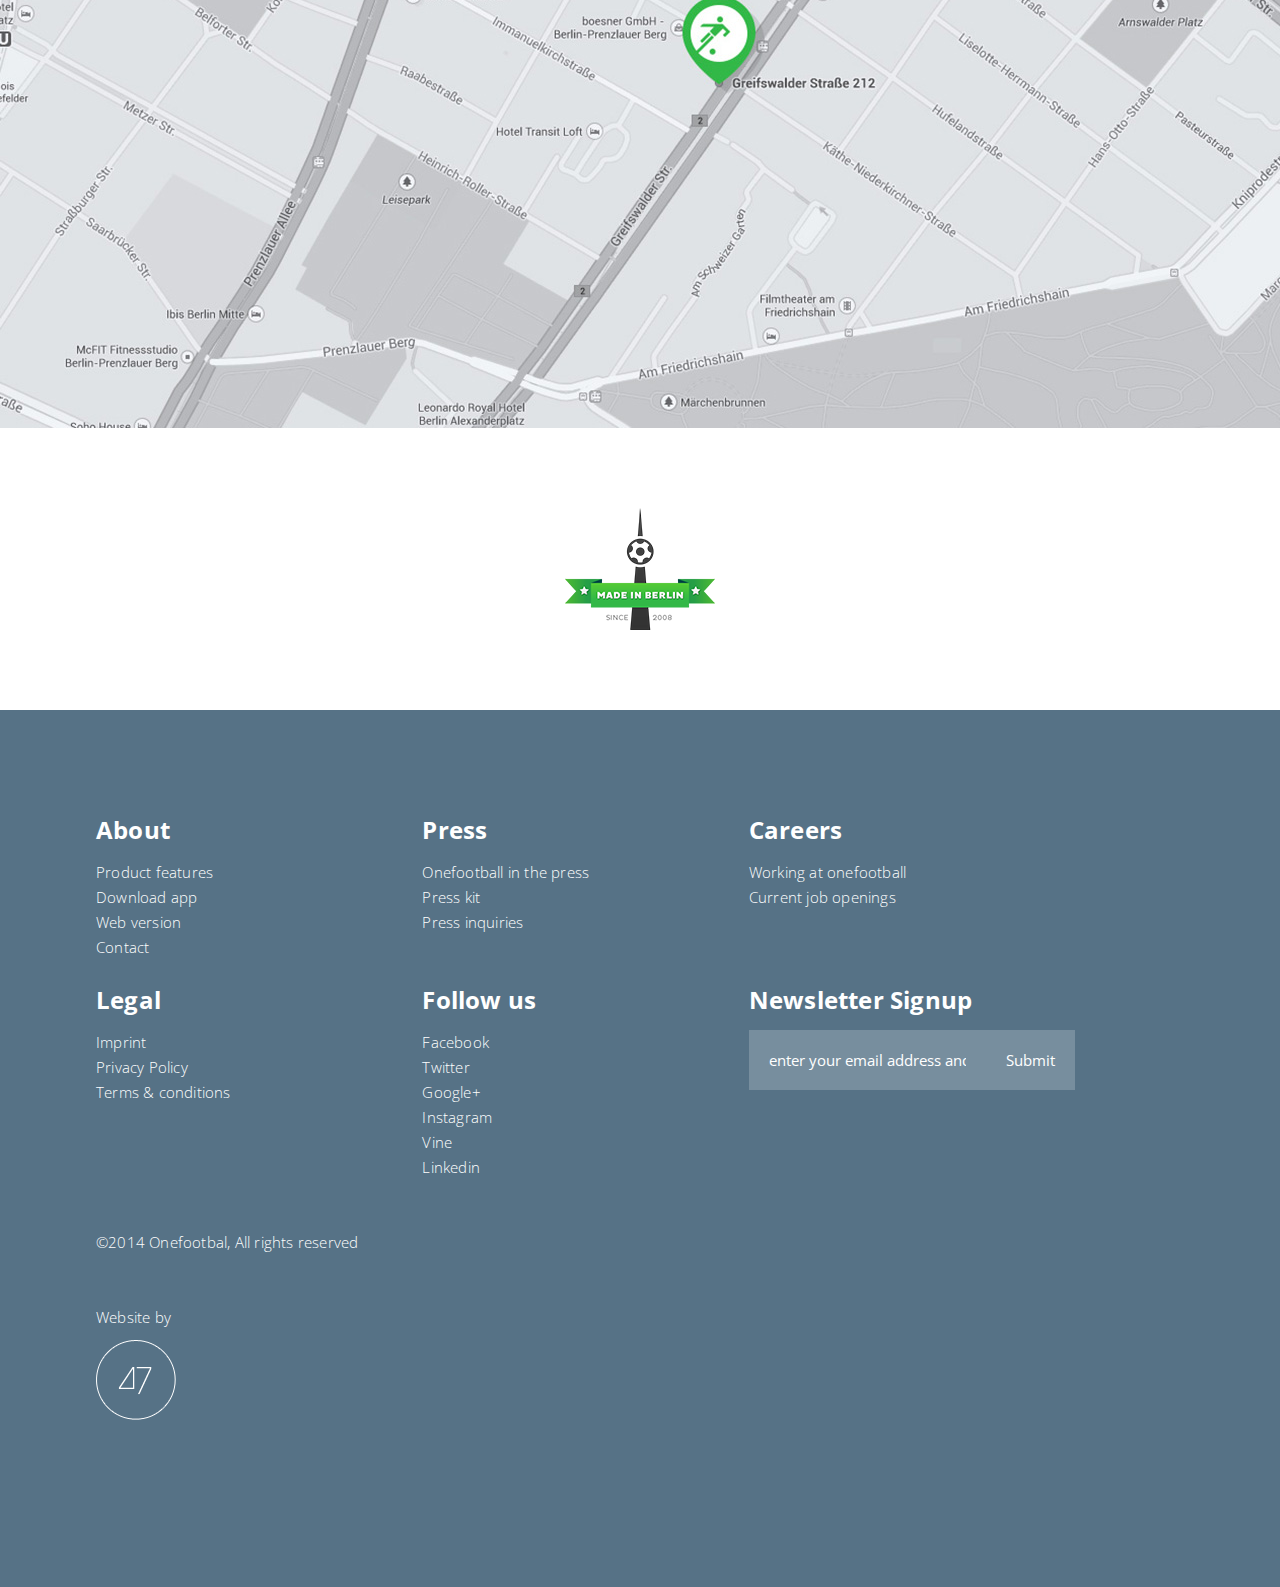
<file: contact.html>
<!DOCTYPE html>
<html lang="en">
<head>
	<meta charset="UTF-8">
	<link rel="stylesheet" href="styles/styles.css">
	<title>OneFootball | Contact</title>
</head>
<body>

	<div class="wrapper" id="home">

<!--
=================================
Header
=================================
-->
		<header class="header header-contact">
			
			<div class="container">

				<nav class="main-nav clearfix">
					
					<a href="index.html" class="logo" title="Home">
						<img src="images/logo.png" alt="One Football Logo">
					</a>
					
					<ul class="menu">
						<!-- <li><a href="#">Press</a></li> -->
						<li><a href="careers.html">Careers</a></li>
						<li><a href="contact.html">Contact</a></li>
					</ul>

				</nav>
				<!-- main-nav -->

				<h1 class="page-title">Contact</h1>

			</div><!-- End .container -->
		</header><!-- End .header -->

<!--
=================================
Contact section
=================================
-->
		<section class="contact">
			
			<div class="container">
				
				<header>
					<h2 class="section-header">Contact us</h2>
					<p> Whether you’re curious about job openings, have a great idea for our app, or just want to drop us a line, you’ll find the appropriate contact information below. We look forward to hearing from you!
				</header>

				<ul class="contact-list">
					<li>Feedback: <a href="#">feedback@onefootball.com</a></li>
					<li>Careers: <a href="#">jobs@onefootball.com</a></li>
					<li>Press: <a href="#">press@onefootball.com</a></li>
					<li>Sales: <a href="#">sales@onefootball.com</a></li>
				</ul><!-- End .contact-list -->


				<p>You can also give us a call at +49 30 308 74 39 0.</p>
				<p>And if you really want to send us a fax, use +49 30 308 74 39 66. </p>
				<p>How to find us in Berlin: Greifswalder Straße 212, 10405 Berlin</p>

			</div><!-- End .container -->
		</section><!-- End .who -->

<!--
=================================
Map
=================================
-->

		<section class="media map">
			<a href="https://www.google.de/maps?q=Greifswalder+Stra%C3%9Fe+212,+10405+Berlin&es_sm=91&um=1&ie=UTF-8&sa=X&ei=fBGHVPDEHsjPaMCAgYgK&ved=0CAgQ_AUoAQ">
				<img src="images/map.jpg" alt="map">
			</a>
		</section><!-- End .map -->


		<section class="media made-by">
			<img src="images/made-in.png" alt="made in berlin">
		</section><!-- End .media -->

<!--
=================================
Footer
=================================
-->
		<footer class="footer">
			<div class="container">
				
				<div class="footer-group fg-1 clearfix">
					
					<div class="footer-item col-30">
						
						<h4>About</h4>
						<ul>
							<li><a href="#">Product features</a></li>
							<li><a href="#">Download app</a></li>
							<li><a href="#">Web version</a></li>
							<li><a href="#">Contact</a></li>
						</ul>

					</div><!-- End .footer-item -->
					
					<div class="footer-item col-30">
						
						<h4>Press</h4>
						<ul>
							<li><a href="#">Onefootball in the press</a></li>
							<li><a href="#">Press kit</a></li>
							<li><a href="#">Press inquiries</a></li>
						</ul>

					</div><!-- End .footer-item -->

					<div class="footer-item col-30">
						
						<h4>Careers</h4>
						<ul>
							<li><a href="#">Working at onefootball</a></li>
							<li><a href="#">Current job openings</a></li>
						</ul>

					</div><!-- End .footer-item -->
					
				</div><!-- End .footer-group fg-1 -->

				<div class="footer-group fg-2 clearfix">
					
					<div class="footer-item col-30">
						
						<h4>Legal</h4>
						<ul>
							<li><a href="#">Imprint</a></li>
							<li><a href="#">Privacy Policy</a></li>
							<li><a href="#">Terms & conditions</a></li>
						</ul>

					</div><!-- End .footer-item -->

					<div class="footer-item col-30">
						
						<h4>Follow us</h4>
						<ul>
							<li><a href="#">Facebook</a></li>
							<li><a href="#">Twitter</a></li>
							<li><a href="#">Google+</a></li>
							<li><a href="#">Instagram</a></li>
							<li><a href="#">Vine</a></li>
							<li><a href="#">Linkedin</a></li>
						</ul>

					</div><!-- End .footer-item -->

					<div class="footer-item col-30">
						
						<h4>Newsletter Signup</h4>
						<form action="action_page.php">
						  <input type="email" name="email" placeholder="enter your email address and hit enter">
<!--*********************************************** 
Can't figure out the styling of the submit
***************************************************-->
						  <input type="submit">
						</form>

					</div><!-- End .footer-item -->

				</div> <!-- End .footer-group .fg-2 -->

				<div class="footer-group fg-3">
					
					<div class="footer-item">
						<p class="copyright">©2014 Onefootbal, All rights reserved</p>
						
						<div class="credit">
							<p>Website by</p>
							<img src="images/by.png" alt="47">						
						</div>
						
					</div><!-- End .footer-item -->
				</div><!-- End .footer-group .fg-3 -->


			</div> <!-- End .container -->


		</footer><!-- End .footer -->

	</div><!-- End .wrapper -->

</body>
</html>
</file>
<file: styles/styles.css>
/* Imports normalize, border-box, clearfix
-------------------------------------------*/
@import url(reset.css);

/* Imports google fonts
-------------------------------------------*/
@import url(http://fonts.googleapis.com/css?family=Open+Sans:400,300|Raleway:400,600,300,700);

/*
=============================================
Deafults
=============================================
*/

/* Remove default top margins*/
h1,
h2,
h3,
h4,
h5,
h6 {
	margin-top: 2rem;
}

h1,
h2,
h3,
h4,
h5,
h6,
p {
	margin-bottom: 1rem;
}

p {margin-top: 0}

/* Remove defaults on list*/
ul {
	margin: 0;
	padding: 0;
	list-style: none;
}

a {
	text-decoration: none;
	color: inherit;
}

	a:hover {
		transition: all 0.1s ease-in-out;
	}

/*
=============================================
Typography
=============================================
*/
html {
	font-size: 10px;
}

body {
	background: rgba(225, 230, 234, 1);
	color: rgba(110, 131, 149, 1);
	font-family: 'Open Sans', sans-serif;
	font-size: 1.8rem;
	line-height: 1.67;
}

p {
	font-size: 1.8rem;
	font-weight: 300;
	letter-spacing: 0.02rem;
}

h1,
h2,
h3 {
	font-family: 'Raleway', sans-serif;
}

h4,
h5 {
	font-family: 'Open Sans', sans-serif;
}

h1 {
	font-size: 8rem;
	font-weight: 400;	
}

h2 {
	font-size: 4.8rem;
	font-weight: 600;	
}

h3 {
	font-size: 4rem;
	font-weight: 600;	
}

h4 {
	font-size: 2.4rem;
}

/* Section Headers
------------------------- */
h2.section-header {
	color: rgba(50, 184, 71, 1.0);
	margin-bottom: 0rem;
}

.download header,
.press header,
.contact header,
.careers header {
	margin-bottom: 60px;
}
/*
=============================================
Layout
=============================================
*/

.wrapper {
	max-width: 1440px;
	margin: 0 auto;
	background: rgba(255, 255, 255, 1.0);
}

.container {
	width: 85%;
	margin: 0 auto;
}

header.header {
	padding: 40px 0;
}
footer.footer,
section:not(.media) {
padding: 80px 0 160px 0;
}

.media img {
	display: block;
}

/* Grid helpers
-------------------------------*/
.col-20,
.col-30,
.col-50,
.col-70 {
	float: left;
}
.col-20 {
	width: 20%;
}
.col-30 {
	width: 30%;
}
.col-50 {
	width: 50%;
}
.col-70 {
	width: 70%;
}

/*
=============================================
Buttons
=============================================
*/

.btn {
	text-align: center;
	padding: 1.8rem 3rem;
	border: 1px solid;
	border-radius: 5px;
	max-width: 280px;
	min-width: 280px;
	display: block;
}

.btn-main {
	background: rgba(50, 184, 71, 1.0);
	border-color: rgba(50, 184, 71, 1.0);
	color: rgba(255,255,255,1);
}

	.btn-main:hover {
		background: rgba(63, 155, 66, 1.0);
	}

.btn-cta {
	background: rgba(255,255,255,1);
	color: rgba(110, 131, 149, 1);
	border-color: rgba(255,255,255,1);
}

.btn-secondary {
	color: rgba(255,255,255,1);
}

	.btn-secondary:hover {
		background: rgba(255,255,255,0.3);
		border-color: rgba(255,255,255,0.5)
	}

/*
=============================================
Header
=============================================
*/

/* Nav
------------------------- */
.main-nav {
	margin: 4.5rem auto 14rem auto;
}

	.logo {
		float: left;
		display: block;
		padding-left: 1%;
	}
	/*
	crazy code to fix space
	at bottom of img */
	.logo img {
		display: block;
		font-size: 0;
		line-height: 0.8em;
	}

	.menu {
		display: block;
		float: right;
	}

		.menu li {
			display: inline;
		}

		.menu li a {
			font-family: 'Raleway', sans-serif;
			text-transform: uppercase;
			letter-spacing: 1px;
			text-decoration: none;
			color: #fff;
			padding: 16px;
			display: inline-block;
		}

		.menu li a:hover {
			color: rgba(179, 255, 0, 1.0);
		}

		.menu li a:last-child {
			padding-right: 0;
		}

/* Header .hero (home)
------------------------- */ 
header.hero {
	color: #fff;
	background: rgba(50, 184, 71, 1.0) url('../images/back-header.png') no-repeat 90px bottom;
	padding-bottom: 560px;
	position: relative;
}

.hero .site-title {
	font-size: 12rem;
	line-height: 0.8;
	font-weight: 600;
	margin-bottom: 6rem;
}

	.hero .site-title em {
		font-style: normal;
		color: rgba(179, 255, 0, 1.0);
		display: block;
	}

.hero .tagline {
	max-width: 84%;
	margin-bottom: 6rem;
}

.hero .btn {
	display: inline-block;
}

.hero .btn-secondary {
	margin-right: 20px;
}

/* Header .header-careers
(careers page)
------------------------- */
.header-careers {
	height: 933px;
	background: rgba(50, 184, 71, 1.0) url('../images/back-header-careers.jpg') no-repeat;
	color: #fff;
}

/* Header .header-contact
(contact page)
------------------------- */
.header-contact {
	height: 527px;
	background: rgba(50, 184, 71, 1.0) url('../images/back-header-contact.jpg') no-repeat;
	color: #fff;
}

/* Hero Badge (Home)
------------------------- */
/*
The next two rules work for centering,
but I got there through random googling,
not logic...
*/
.hero .badge {
	background: rgba(179, 255, 0, 1.0);
	text-align: center;
	width: 140px;
	height: 140px;
	border-radius: 50%;
	box-shadow: 6px 5px 1px rgba(0,0,0,0.1);
	position: absolute;
	right: 6%;
	display: table;
}
	.hero .badge a {
		color: rgba(50, 60, 70, 1);
		font-size: 1.3rem;
		font-family: 'Raleway', sans-serif;
		font-weight: 600;
		text-transform: uppercase;
		width: 100%;
		position: absolute;
		display: block;
	  top: 50%;
	  transform: translateY(-50%);
	}
	.hero .badge span {
		display: block;
	}
	.hero .badge span.line-1 {
		text-transform: none;
		
	}
	.hero .badge span.line-2 {
		font-size: 3rem;
		line-height: 1;
		font-weight: 400;
	}

/*
=============================================
Features Section
=============================================
*/

/* Tabbed nav
------------------------------------*/
.features .tabbed-nav {
	border: 1px solid rgba(225, 230, 234, 1);
	border-radius: 5px;
	display: inline-block;
	float: right;
	margin-top: 4rem;
}

.features .tabbed-nav li {
	display: inline-block;
	float: left;
	font-size: 0;
}

.features .tabbed-nav li a {
	font-size: 1.8rem;
	text-align: center;
	border-right: 1px solid rgba(225, 230, 234, 1);
	min-width: 190px;
	padding: 2rem 4rem;
	display: block;
}
	.features .tabbed-nav li:last-child a {
		border: none;
	}

/*	.features .tabbed-nav li a:hover {
		color: rgba(50, 184, 71, 1.0);
	}*/

	.active-state {
		color : white;
		background : rgba(50, 184, 71, 1.0);
	}

/* Features
------------------------------------*/
section.features {
	padding-bottom: 0;
}

.features .container {
	padding-bottom: 90px;
}

/* Each Feature
------------------------------------*/
.feature {
	height: 700px;
	position: relative;
}
	/* Wanted to use "odd" but it only works on "even"!*/
.feature:nth-of-type(2n)  {
		background-color: rgba(241, 244, 247, 1);
	}

/* next 3 rules = large bg images */
.news {
	background: url(../images/back-news-ios.png);
	background-repeat: no-repeat;
	background-position: left; 
}

.matches {
	background: url(../images/back-matches-ios.png);
	background-repeat: no-repeat;
	background-position: bottom right;
}

.browse {
	background: url(../images/back-browse-ios.png);
	background-repeat: no-repeat;
	background-position: left;
}

/* Feature blurb
-----------------------------------*/
.feature .feature-blurb {
	position: absolute;
	top: 50%;
	transform: translateY(-50%);
	right:10%;
}
/* Every other blurb sits on left*/
.feature:nth-of-type(2n+1) .feature-blurb {
	left: 10%;
}

.feature-blurb h2 {
	line-height: 1;
	color: rgba(49, 60, 69, 1);
}

.feature-blurb p {
	font-size: 1.4rem;
	font-weight: 400;
}

/* Feature icons
-----------------------------------*/
.featured-icon {
	width: 140px;
	height: 140px;
	border-radius: 50%;
	background: rgba(50, 184, 71, 1.0);
	position: absolute;
	top: 50%;
	transform: translateY(-50%);
	right: 35%;
}
	/* 
	Thanks to Haris for the help positioning
	the icon inside its parent div!
	*/
	.featured-icon .icon {
		height: 80px;
		width: 80px;
		display: inline-block;
		margin-top: 50%;
		margin-left: 50%;
		transform: translate(-50%, -50%);
		background: rgba(50, 184, 71, 1.0)  url(../images/icons-circle.png) /*no-repeat 0px center*/;
	}

/* Every other icon sits on left*/
.feature:nth-child(odd) .featured-icon {
	left: 35%;
}

/*
=============================================
Dowload Section
=============================================
*/

.download-links li {
	display: inline-block;
	float: left;
	width: 25%;
}

.download-links li a {
	display: block;
}
	.download-links li h4 {
		color: rgba(49, 60, 69, 1);
	}

.download-links li a:before {
	content:'';
	width: 100px;
	height: 100px;
	background: #fff url(../images/icons-download.png) no-repeat;
	top: 0;
	left: 0;
	display: block;	
}
	.download-links li a.google:before {
		background-position: -100px;
	}
	.download-links li a.windows-phone:before {
		background-position: -200px;
	}
	.download-links li a.windows-store:before {
		background-position: -300px;
	}

.download-links li h4,
.download-links li p {
	margin:0;
}

/*
=============================================
Press Section
=============================================
*/

.press .btn {
	margin: 0 auto;
}

/* Press logos
---------------------------------------------*/
.press-logo {
	width: 204px;
	height: 100px;
	display: inline-block;
	float: left;
	background: url('../images/icons-press.png') no-repeat;
	position: relative;
}

/*Positioning the press logos in their divs*/
.pl-1 {
	background-position: -1200px top;
}
.pl-2 {
	background-position: -200px top;
}
.pl-3 {
	background-position: -405px top;
}
.pl-4 {
	background-position: -600px top;
}
.pl-5 {
	background-position: -800px top;
}
.pl-6 {
	background-position: -1000px top;
}

/* Little triangle beneath the
logos (hidden by default) */
.press-logo:after {
	content: url('../images/arrow-up.png');
	position: absolute;
	bottom: -48px;
	left: 50px;
	display: none;
}
	/* Show little triangle on hover*/
	.press-logo:hover:after {
		display: block;
	}

/* Quotes
---------------------------------------*/
.press-quote-block {
	background: rgba(225, 230, 234, 1);
	padding: 80px 60px;
	margin: 40px 0;
}

.press-quote {
	font-size: 2.2rem;
	color: rgba(49, 60, 69, 1);
	font-weight: 400;
	display: none;
}

.pq-1 {
	display: block;
}

.press-quote time {
	color: rgba(50, 184, 71, 1.0);
}
	.press-quote time:before {
		content: '—';
		margin: 0 10px;
	}

/*//////////////////////////////////////////
Trying to reveal the quotes when I hover the icons.
It doesn't work. I think I need JS.
//////////////////////////////////////////*/
.press-logo:hover blockquote .pq-2 {
	display: block;
}

/*
=============================================
Careers Section
=============================================
*/

section.careers {
	padding: 60px 0;
}

	.careers header {
		width: 60%;
	}

.job {
	background: rgba(241, 244, 247, 1);
	margin: 0 auto;
	padding: 50px 7.5%;
	display: block;
	position: relative;
}

.job:hover {
	background: rgba(179, 255, 0, 1.0);
}

.job-description {
	font-size: 1.6rem;
	padding-top: 2.8rem;
	font-weight: 400;
}
/*//////////////////////////////////////////
Can't figure out the positioning of the
arrow for this span. I put it on display:none
for now.
//////////////////////////////////////////*/

.job-learn {
	position: absolute;
	top: 50%;
	transform: translateY(-50%);
	background: red;
	display: table;
	height: 70px;	
	display: none;
}

	.job-learn:after {
		content:'';
		width: 70px;
		height: 70px;
		background: url('../images/icon-arrow.png') no-repeat;
		display: table-cell;
		vertical-align: text-top;
	}

/*
=============================================
Media Section
=============================================
*/

.made-by {
	padding: 80px 0;
}
.made-by img {
	margin: 0 auto;
}

.media iframe {
	display: block;
	
}

/*
=============================================
Contact Section
=============================================
*/
.contact header {
	width: 60%;
}
.contact p {
		font-weight: 400;
}
.contact-list {
	margin-bottom: 60px;
}
.contact-list a {
	color: rgba(50, 184, 71, 1.0);
}
/*
=============================================
Footer Section
=============================================
*/

footer.footer {
	background: rgba(86, 114, 134, 1);
}

footer.footer,
.footer .copyright,
.footer .credit p {
	font-size: 1.5rem;
}

footer.footer {
	color: #fff;
	font-weight: 300;
	letter-spacing: 0.02rem;
}

.footer .fg-3,
.footer .credit {
	margin-top: 50px;
}

form input[type=email],
form input[type=submit] {
	background: rgba(255,255,255,0.2);
	border: none;
	padding: 2rem;
	float: left;
	color:#fff;
}

form ::-webkit-input-placeholder {
	color: #fff;
}

/*
=============================================
Media Queries
=============================================
*/
@media screen and (max-width: 980px) {
	
	/* Header
	---------------------------------*/
	header.hero {
		background-image: none;
		padding-bottom: 40px;
	}
	.hero .badge {
		display: none;
	}
	.hero .site-title {
		font-size: 6rem;
	}
	.hero .tagline {
		max-width: 70%;
	}
	.hero .btn {
		display: block
	}
	.hero .btn-secondary {
		margin: 0 0 1rem 0
	}

}
</file>
